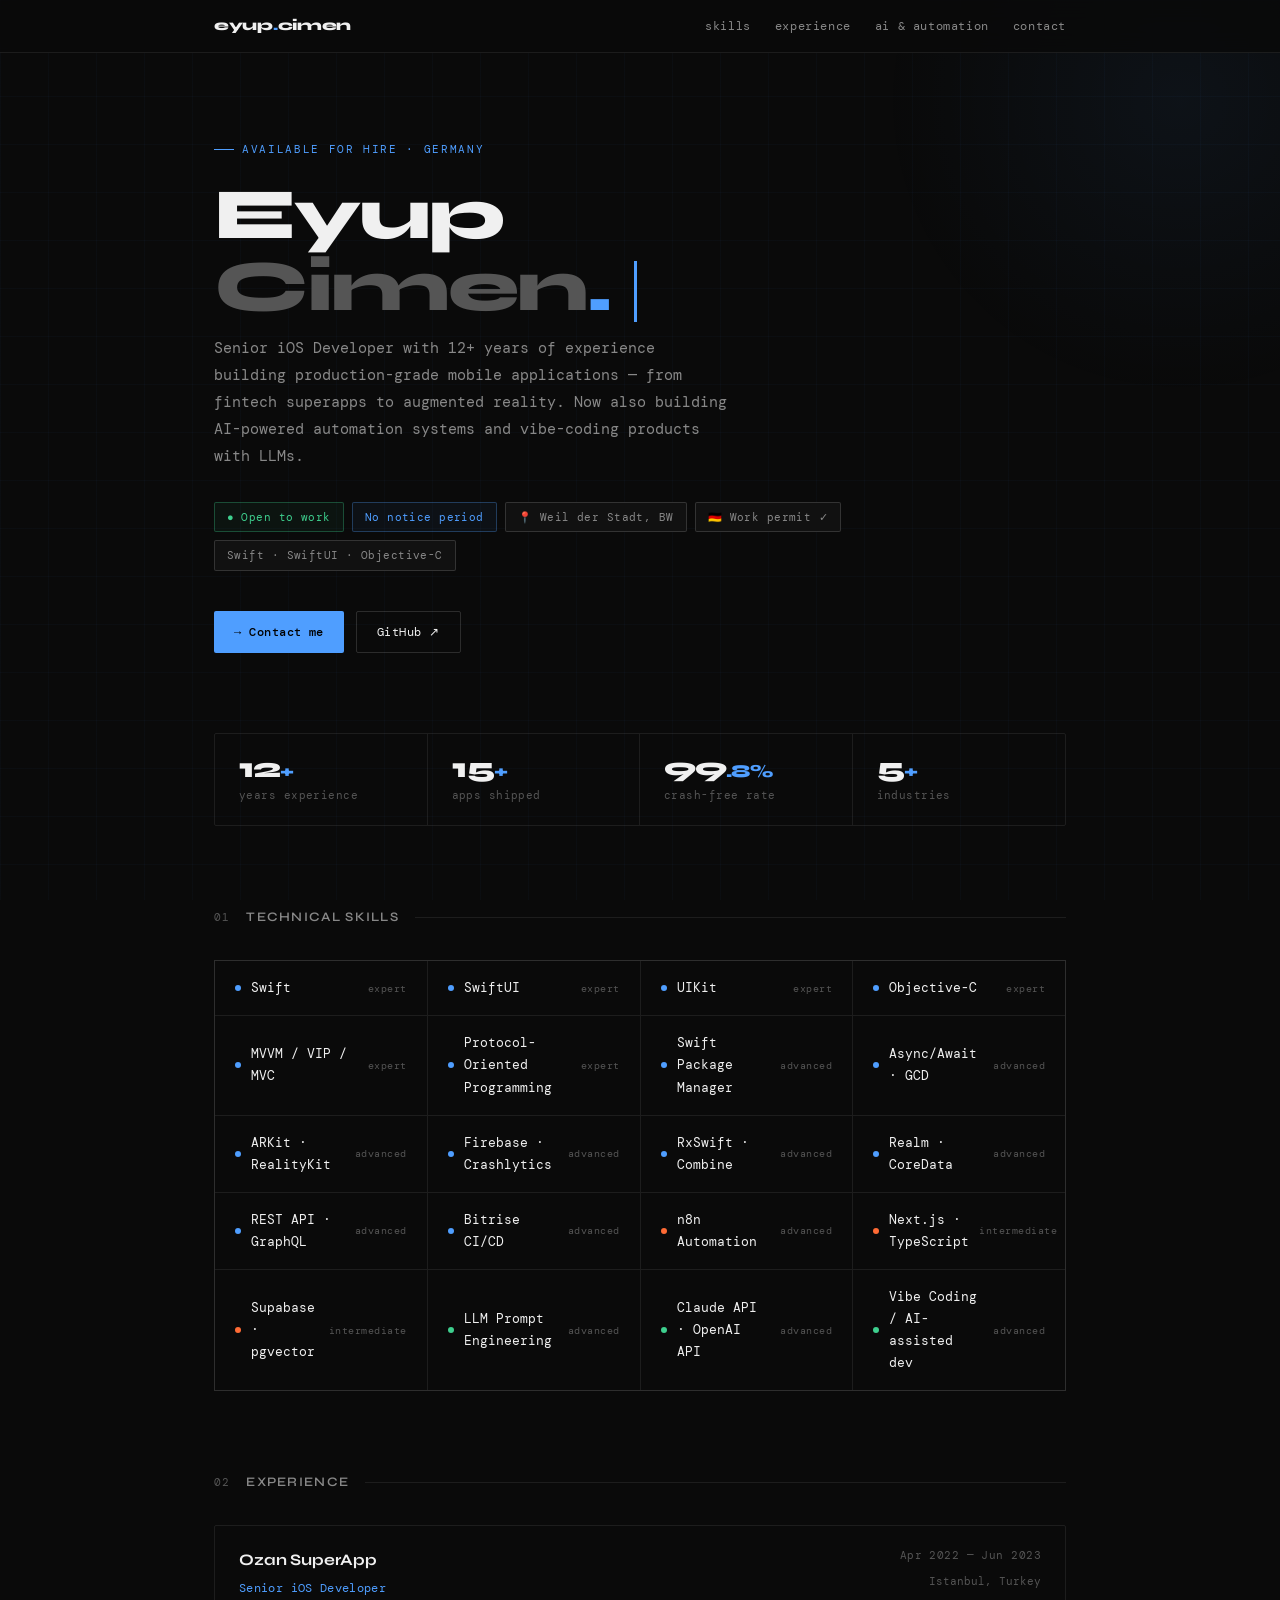
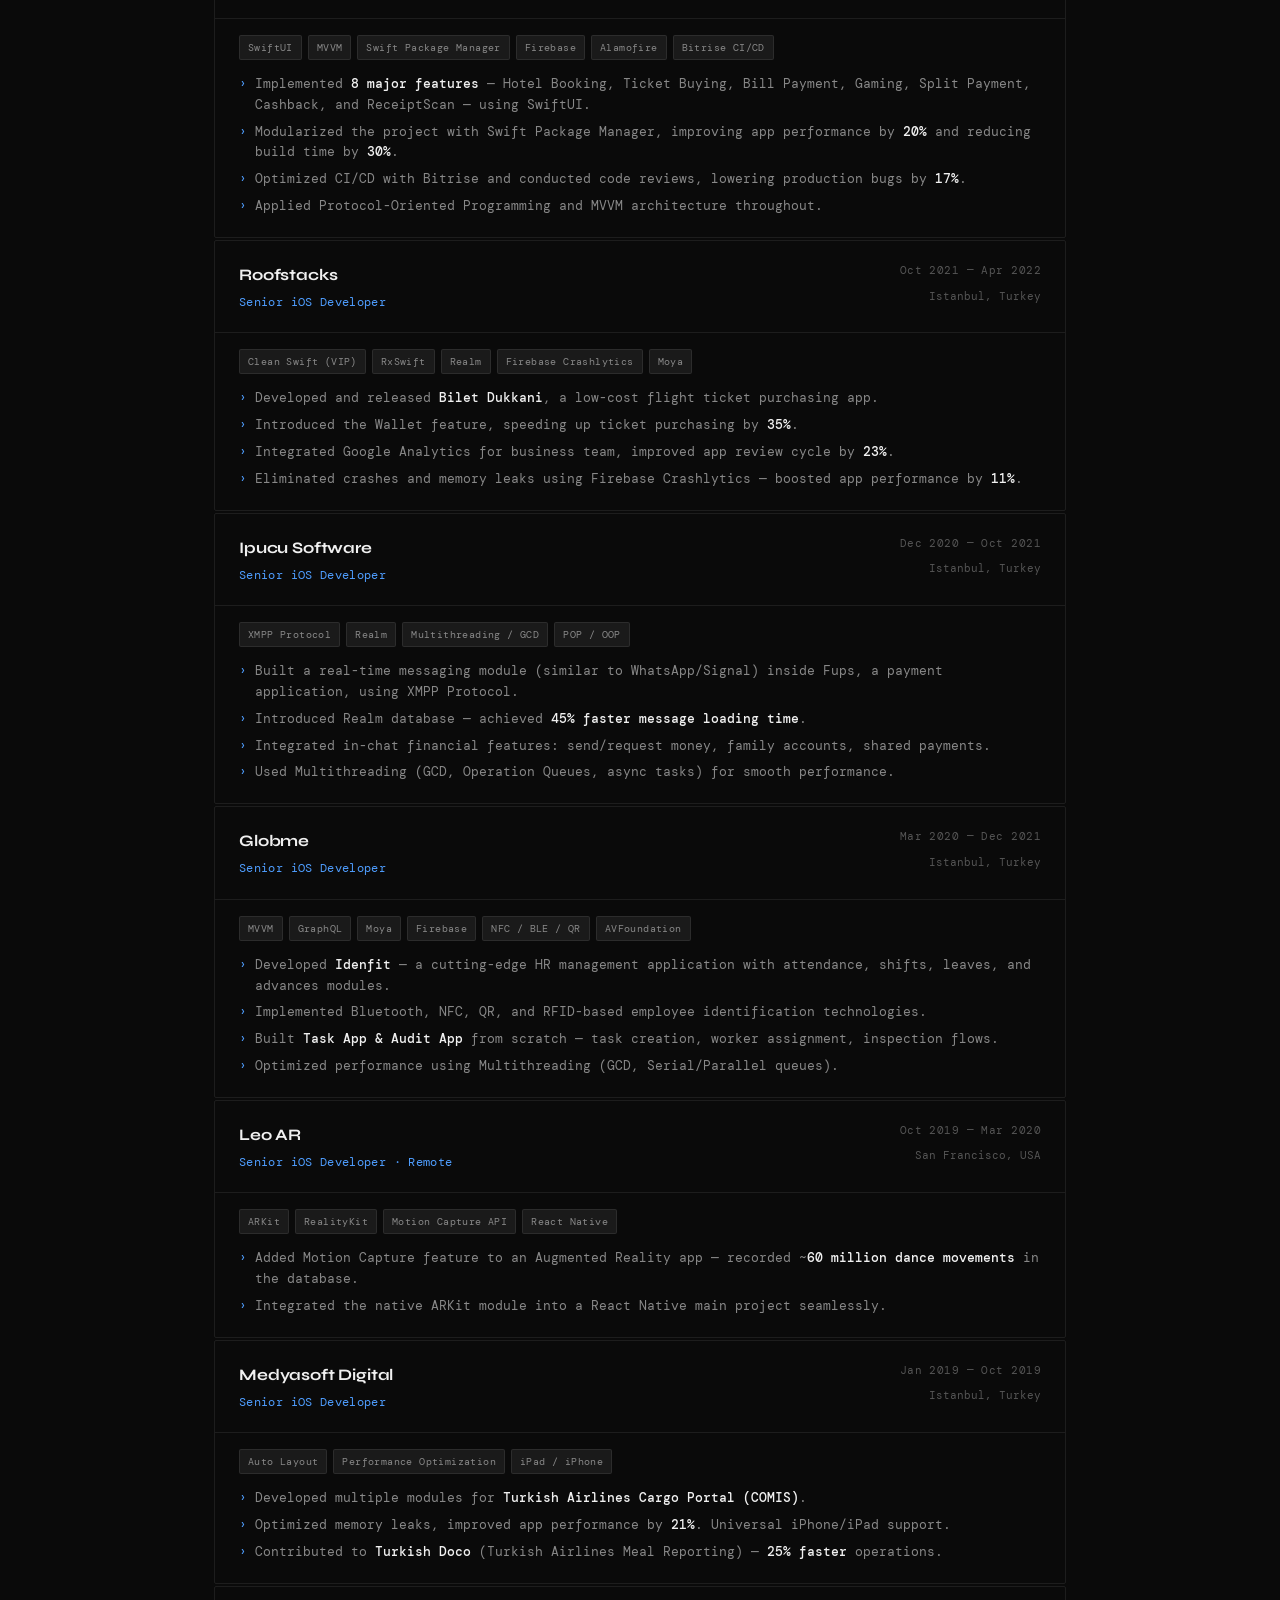
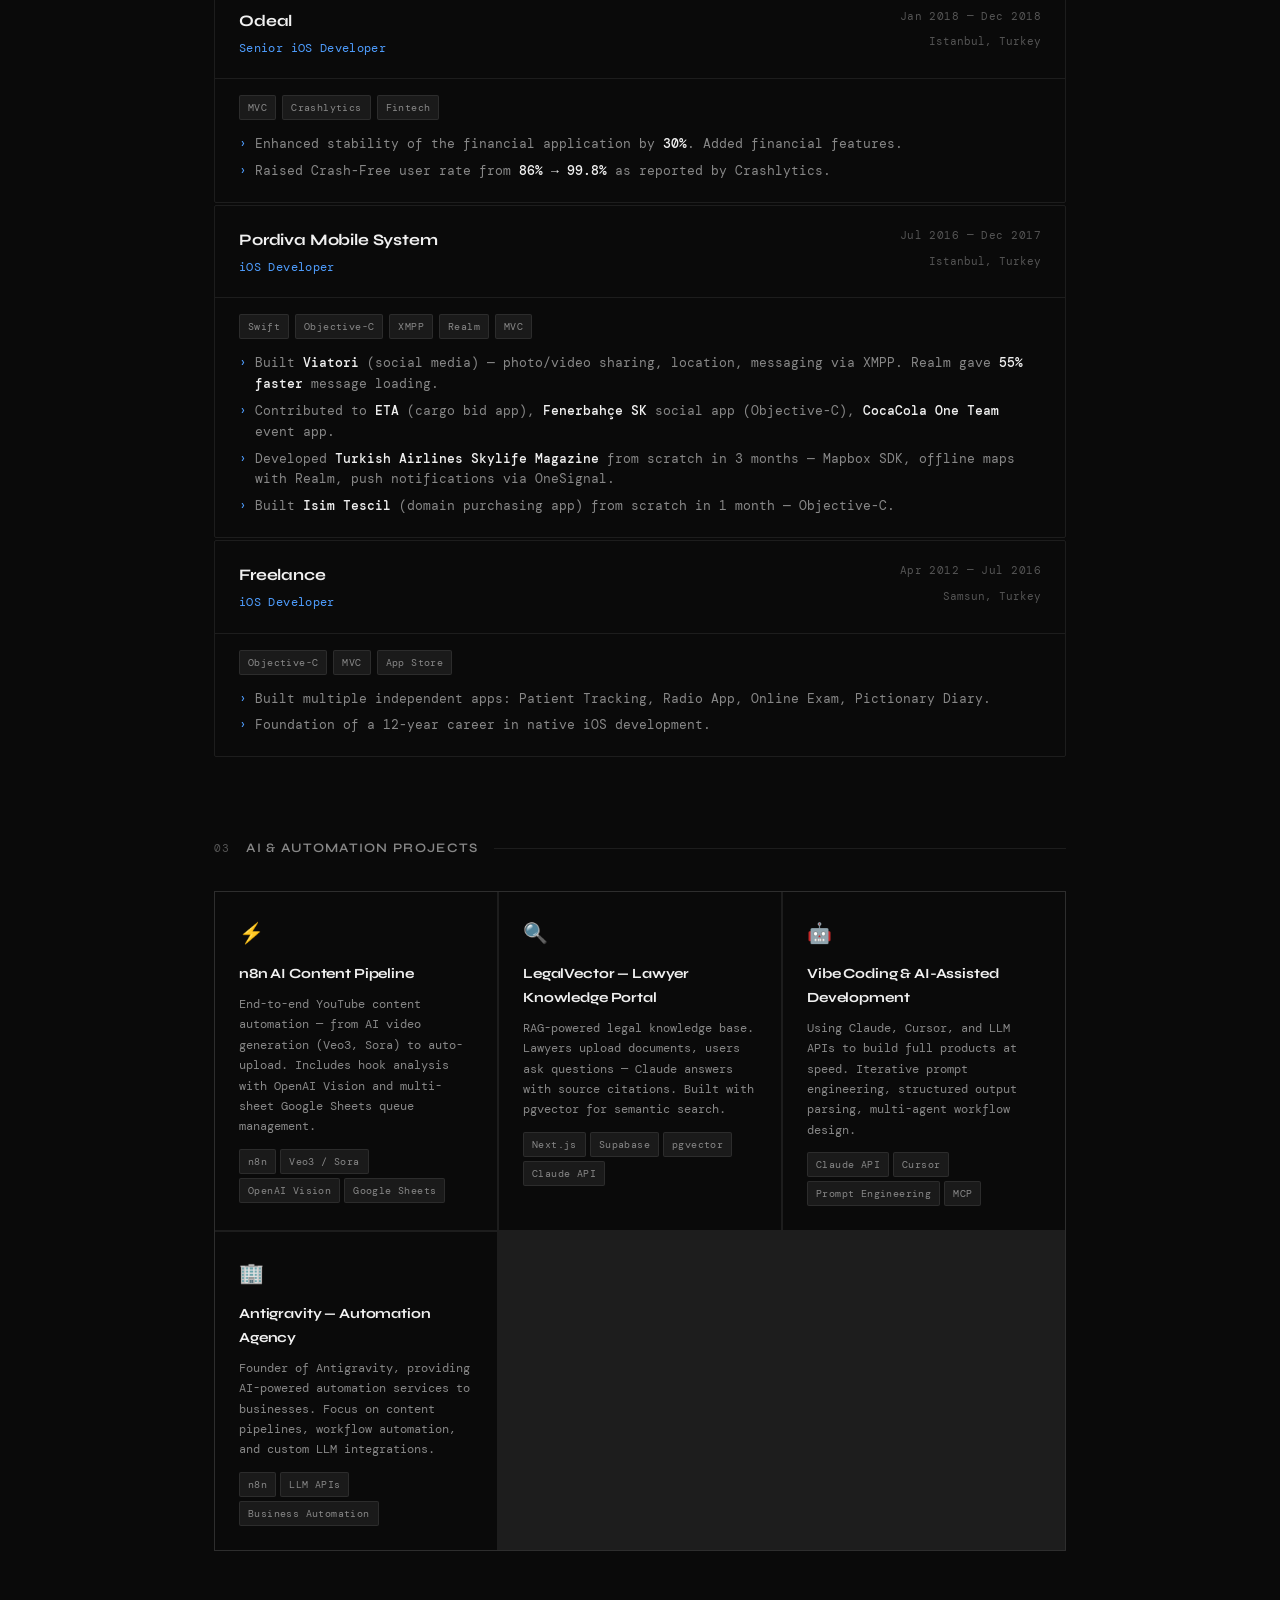
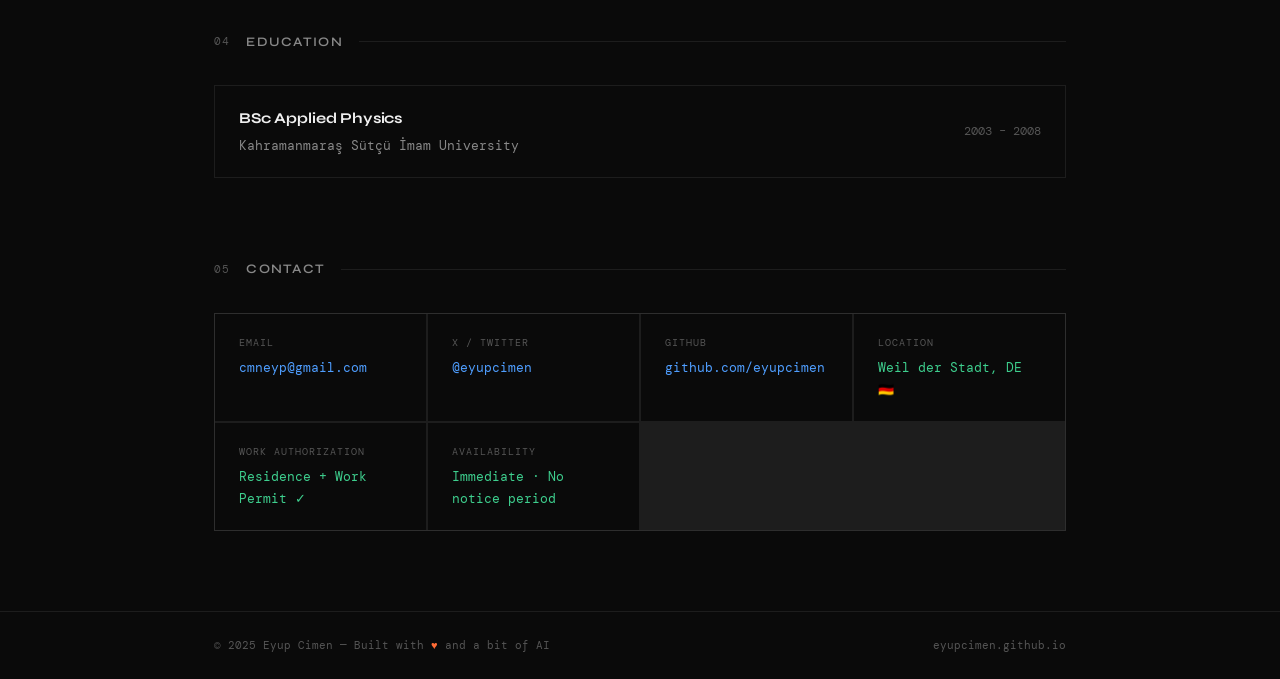
<file: classic/index.html>
<!DOCTYPE html>
<html lang="en">
<head>
<meta charset="UTF-8">
<meta name="viewport" content="width=device-width, initial-scale=1.0">
<title>Eyup Cimen — Senior iOS Developer</title>
<link rel="preconnect" href="https://fonts.googleapis.com">
<link href="https://fonts.googleapis.com/css2?family=DM+Mono:ital,wght@0,300;0,400;0,500;1,300&family=Syne:wght@400;500;600;700;800&display=swap" rel="stylesheet">
<style>
  :root {
    --bg: #0a0a0a;
    --bg2: #111111;
    --bg3: #1a1a1a;
    --border: rgba(255,255,255,0.08);
    --border2: rgba(255,255,255,0.14);
    --accent: #4f9eff;
    --accent2: #ff6b35;
    --text: #f0f0f0;
    --text2: #888;
    --text3: #555;
    --mono: 'DM Mono', monospace;
    --sans: 'Syne', sans-serif;
    --green: #3ecf8e;
  }

  * { margin: 0; padding: 0; box-sizing: border-box; }

  html { scroll-behavior: smooth; }

  body {
    background: var(--bg);
    color: var(--text);
    font-family: var(--mono);
    font-size: 14px;
    line-height: 1.7;
    overflow-x: hidden;
  }

  /* Grid background */
  body::before {
    content: '';
    position: fixed;
    inset: 0;
    background-image:
      linear-gradient(rgba(79,158,255,0.03) 1px, transparent 1px),
      linear-gradient(90deg, rgba(79,158,255,0.03) 1px, transparent 1px);
    background-size: 48px 48px;
    pointer-events: none;
    z-index: 0;
  }

  /* Glow orb */
  body::after {
    content: '';
    position: fixed;
    top: -200px;
    right: -200px;
    width: 600px;
    height: 600px;
    background: radial-gradient(circle, rgba(79,158,255,0.06) 0%, transparent 70%);
    pointer-events: none;
    z-index: 0;
  }

  .container {
    max-width: 900px;
    margin: 0 auto;
    padding: 0 24px;
    position: relative;
    z-index: 1;
  }

  /* NAV */
  nav {
    position: fixed;
    top: 0; left: 0; right: 0;
    z-index: 100;
    background: rgba(10,10,10,0.85);
    backdrop-filter: blur(12px);
    border-bottom: 1px solid var(--border);
  }

  nav .inner {
    max-width: 900px;
    margin: 0 auto;
    padding: 0 24px;
    height: 52px;
    display: flex;
    align-items: center;
    justify-content: space-between;
  }

  .nav-logo {
    font-family: var(--sans);
    font-weight: 800;
    font-size: 15px;
    color: var(--text);
    letter-spacing: -0.02em;
  }

  .nav-logo span { color: var(--accent); }

  .nav-links {
    display: flex;
    gap: 24px;
    list-style: none;
  }

  .nav-links a {
    color: var(--text2);
    text-decoration: none;
    font-size: 12px;
    letter-spacing: 0.05em;
    transition: color 0.2s;
  }

  .nav-links a:hover { color: var(--text); }

  /* HERO */
  .hero {
    padding: 140px 0 80px;
    position: relative;
  }

  .hero-label {
    font-size: 11px;
    letter-spacing: 0.15em;
    color: var(--accent);
    text-transform: uppercase;
    margin-bottom: 20px;
    display: flex;
    align-items: center;
    gap: 8px;
  }

  .hero-label::before {
    content: '';
    display: inline-block;
    width: 20px;
    height: 1px;
    background: var(--accent);
  }

  h1 {
    font-family: var(--sans);
    font-size: clamp(42px, 7vw, 72px);
    font-weight: 800;
    line-height: 1.0;
    letter-spacing: -0.03em;
    margin-bottom: 12px;
    color: var(--text);
  }

  h1 .dim { color: var(--text3); }
  h1 .acc { color: var(--accent); }

  .hero-sub {
    font-size: 15px;
    color: var(--text2);
    max-width: 520px;
    margin-bottom: 32px;
    line-height: 1.8;
  }

  .hero-badges {
    display: flex;
    flex-wrap: wrap;
    gap: 8px;
    margin-bottom: 40px;
  }

  .badge {
    padding: 5px 12px;
    border: 1px solid var(--border2);
    border-radius: 2px;
    font-size: 11px;
    letter-spacing: 0.04em;
    color: var(--text2);
    background: var(--bg2);
  }

  .badge.green { border-color: rgba(62,207,142,0.3); color: var(--green); background: rgba(62,207,142,0.05); }
  .badge.blue { border-color: rgba(79,158,255,0.3); color: var(--accent); background: rgba(79,158,255,0.05); }

  .hero-cta {
    display: flex;
    gap: 12px;
    flex-wrap: wrap;
  }

  .btn {
    padding: 10px 20px;
    font-family: var(--mono);
    font-size: 12px;
    letter-spacing: 0.04em;
    border-radius: 2px;
    cursor: pointer;
    text-decoration: none;
    transition: all 0.2s;
    display: inline-flex;
    align-items: center;
    gap: 6px;
  }

  .btn-primary {
    background: var(--accent);
    color: #000;
    border: none;
    font-weight: 500;
  }

  .btn-primary:hover { background: #74b3ff; }

  .btn-outline {
    background: transparent;
    color: var(--text);
    border: 1px solid var(--border2);
  }

  .btn-outline:hover { border-color: var(--text2); }

  /* STATS BAR */
  .stats-bar {
    display: grid;
    grid-template-columns: repeat(4, 1fr);
    border: 1px solid var(--border);
    border-radius: 2px;
    margin-bottom: 80px;
    overflow: hidden;
  }

  .stat {
    padding: 20px 24px;
    border-right: 1px solid var(--border);
    position: relative;
  }

  .stat:last-child { border-right: none; }

  .stat-num {
    font-family: var(--sans);
    font-size: 28px;
    font-weight: 800;
    color: var(--text);
    letter-spacing: -0.03em;
    line-height: 1;
    margin-bottom: 4px;
  }

  .stat-num span { color: var(--accent); font-size: 18px; }
  .stat-label { font-size: 11px; color: var(--text3); letter-spacing: 0.04em; }

  /* SECTION HEADERS */
  .section { margin-bottom: 80px; }

  .section-header {
    display: flex;
    align-items: center;
    gap: 16px;
    margin-bottom: 32px;
  }

  .section-num {
    font-size: 11px;
    color: var(--text3);
    letter-spacing: 0.1em;
  }

  h2 {
    font-family: var(--sans);
    font-size: 13px;
    font-weight: 600;
    letter-spacing: 0.1em;
    text-transform: uppercase;
    color: var(--text2);
  }

  .section-line {
    flex: 1;
    height: 1px;
    background: var(--border);
  }

  /* SKILLS */
  .skills-grid {
    display: grid;
    grid-template-columns: repeat(auto-fill, minmax(200px, 1fr));
    gap: 1px;
    background: var(--border);
    border: 1px solid var(--border);
  }

  .skill-item {
    background: var(--bg);
    padding: 16px 20px;
    display: flex;
    align-items: center;
    gap: 10px;
    transition: background 0.2s;
  }

  .skill-item:hover { background: var(--bg2); }

  .skill-dot {
    width: 6px;
    height: 6px;
    border-radius: 50%;
    background: var(--accent);
    flex-shrink: 0;
  }

  .skill-dot.orange { background: var(--accent2); }
  .skill-dot.green { background: var(--green); }

  .skill-name {
    font-size: 13px;
    color: var(--text);
  }

  .skill-level {
    font-size: 10px;
    color: var(--text3);
    margin-left: auto;
    letter-spacing: 0.05em;
  }

  /* EXPERIENCE */
  .exp-list { display: flex; flex-direction: column; gap: 2px; }

  .exp-item {
    border: 1px solid var(--border);
    border-radius: 2px;
    overflow: hidden;
    transition: border-color 0.2s;
  }

  .exp-item:hover { border-color: var(--border2); }

  .exp-header {
    padding: 20px 24px;
    display: grid;
    grid-template-columns: 1fr auto;
    gap: 12px;
    cursor: pointer;
    align-items: start;
  }

  .exp-company {
    font-family: var(--sans);
    font-size: 16px;
    font-weight: 700;
    color: var(--text);
    letter-spacing: -0.01em;
    margin-bottom: 4px;
  }

  .exp-role {
    font-size: 12px;
    color: var(--accent);
    letter-spacing: 0.03em;
  }

  .exp-meta {
    text-align: right;
  }

  .exp-date {
    font-size: 11px;
    color: var(--text3);
    letter-spacing: 0.04em;
    display: block;
    margin-bottom: 4px;
  }

  .exp-location {
    font-size: 11px;
    color: var(--text3);
  }

  .exp-body {
    padding: 0 24px 20px;
    border-top: 1px solid var(--border);
  }

  .exp-tags {
    display: flex;
    flex-wrap: wrap;
    gap: 6px;
    margin-bottom: 14px;
    padding-top: 16px;
  }

  .tag {
    padding: 3px 8px;
    background: var(--bg3);
    border: 1px solid var(--border);
    border-radius: 2px;
    font-size: 10px;
    color: var(--text2);
    letter-spacing: 0.04em;
  }

  .exp-bullets {
    list-style: none;
    display: flex;
    flex-direction: column;
    gap: 6px;
  }

  .exp-bullets li {
    font-size: 13px;
    color: var(--text2);
    padding-left: 16px;
    position: relative;
    line-height: 1.6;
  }

  .exp-bullets li::before {
    content: '›';
    position: absolute;
    left: 0;
    color: var(--accent);
  }

  .exp-bullets li strong {
    color: var(--text);
    font-weight: 500;
  }

  /* AI / VIBE section */
  .ai-grid {
    display: grid;
    grid-template-columns: repeat(auto-fill, minmax(260px, 1fr));
    gap: 2px;
    background: var(--border);
    border: 1px solid var(--border);
  }

  .ai-card {
    background: var(--bg);
    padding: 24px;
    transition: background 0.2s;
    position: relative;
    overflow: hidden;
  }

  .ai-card:hover { background: var(--bg2); }

  .ai-card::before {
    content: '';
    position: absolute;
    top: 0; left: 0;
    width: 2px;
    height: 100%;
    background: var(--accent);
    opacity: 0;
    transition: opacity 0.2s;
  }

  .ai-card:hover::before { opacity: 1; }

  .ai-card-icon {
    font-size: 20px;
    margin-bottom: 12px;
  }

  .ai-card-title {
    font-family: var(--sans);
    font-size: 14px;
    font-weight: 700;
    color: var(--text);
    margin-bottom: 8px;
    letter-spacing: -0.01em;
  }

  .ai-card-desc {
    font-size: 12px;
    color: var(--text2);
    line-height: 1.7;
  }

  .ai-card-stack {
    display: flex;
    flex-wrap: wrap;
    gap: 4px;
    margin-top: 12px;
  }

  /* EDUCATION */
  .edu-block {
    padding: 20px 24px;
    border: 1px solid var(--border);
    display: grid;
    grid-template-columns: 1fr auto;
    gap: 12px;
    align-items: center;
  }

  .edu-degree {
    font-family: var(--sans);
    font-size: 15px;
    font-weight: 700;
    color: var(--text);
    margin-bottom: 4px;
    letter-spacing: -0.01em;
  }

  .edu-school { font-size: 13px; color: var(--text2); }
  .edu-year { font-size: 12px; color: var(--text3); text-align: right; }

  /* CONTACT */
  .contact-grid {
    display: grid;
    grid-template-columns: repeat(auto-fill, minmax(200px, 1fr));
    gap: 2px;
    background: var(--border);
    border: 1px solid var(--border);
  }

  .contact-item {
    background: var(--bg);
    padding: 20px 24px;
    display: flex;
    flex-direction: column;
    gap: 6px;
    transition: background 0.2s;
    text-decoration: none;
  }

  .contact-item:hover { background: var(--bg2); }

  .contact-label {
    font-size: 10px;
    color: var(--text3);
    letter-spacing: 0.1em;
    text-transform: uppercase;
  }

  .contact-value {
    font-size: 13px;
    color: var(--accent);
  }

  /* FOOTER */
  footer {
    border-top: 1px solid var(--border);
    padding: 24px 0;
    margin-top: 40px;
  }

  footer .inner {
    max-width: 900px;
    margin: 0 auto;
    padding: 0 24px;
    display: flex;
    justify-content: space-between;
    align-items: center;
  }

  .footer-text {
    font-size: 11px;
    color: var(--text3);
  }

  .footer-text span { color: var(--accent2); }

  /* CURSOR BLINK */
  .blink {
    display: inline-block;
    width: 3px;
    height: 0.85em;
    background: var(--accent);
    margin-left: 4px;
    vertical-align: middle;
    animation: blink 1s step-end infinite;
  }

  @keyframes blink { 50% { opacity: 0; } }

  /* ANIMATIONS */
  .fade-in {
    opacity: 0;
    transform: translateY(20px);
    animation: fadeIn 0.6s ease forwards;
  }

  @keyframes fadeIn {
    to { opacity: 1; transform: translateY(0); }
  }

  .fade-in:nth-child(1) { animation-delay: 0.1s; }
  .fade-in:nth-child(2) { animation-delay: 0.2s; }
  .fade-in:nth-child(3) { animation-delay: 0.3s; }
  .fade-in:nth-child(4) { animation-delay: 0.4s; }
  .fade-in:nth-child(5) { animation-delay: 0.5s; }

  /* RESPONSIVE */
  @media (max-width: 640px) {
    .stats-bar { grid-template-columns: repeat(2, 1fr); }
    .nav-links { display: none; }
    h1 { font-size: 38px; }
  }
</style>
</head>
<body>

<nav>
  <div class="inner">
    <div class="nav-logo">eyup<span>.</span>cimen</div>
    <ul class="nav-links">
      <li><a href="#skills">skills</a></li>
      <li><a href="#experience">experience</a></li>
      <li><a href="#ai-projects">ai & automation</a></li>
      <li><a href="#contact">contact</a></li>
    </ul>
  </div>
</nav>

<div class="container">

  <!-- HERO -->
  <section class="hero">
    <div class="hero-label fade-in">available for hire · Germany</div>
    <h1 class="fade-in">
      Eyup<br>
      <span class="dim">Cimen</span><span class="acc">.</span>
      <span class="blink"></span>
    </h1>
    <p class="hero-sub fade-in">
      Senior iOS Developer with 12+ years of experience building production-grade mobile applications — from fintech superapps to augmented reality. Now also building AI-powered automation systems and vibe-coding products with LLMs.
    </p>
    <div class="hero-badges fade-in">
      <span class="badge green">● Open to work</span>
      <span class="badge blue">No notice period</span>
      <span class="badge">📍 Weil der Stadt, BW</span>
      <span class="badge">🇩🇪 Work permit ✓</span>
      <span class="badge">Swift · SwiftUI · Objective-C</span>
    </div>
    <div class="hero-cta fade-in">
      <a href="mailto:cmneyp@gmail.com" class="btn btn-primary">→ Contact me</a>
      <a href="https://github.com/eyupcimen" target="_blank" class="btn btn-outline">GitHub ↗</a>
    </div>
  </section>

  <!-- STATS -->
  <div class="stats-bar">
    <div class="stat">
      <div class="stat-num">12<span>+</span></div>
      <div class="stat-label">years experience</div>
    </div>
    <div class="stat">
      <div class="stat-num">15<span>+</span></div>
      <div class="stat-label">apps shipped</div>
    </div>
    <div class="stat">
      <div class="stat-num">99<span>.8%</span></div>
      <div class="stat-label">crash-free rate</div>
    </div>
    <div class="stat">
      <div class="stat-num">5<span>+</span></div>
      <div class="stat-label">industries</div>
    </div>
  </div>

  <!-- SKILLS -->
  <section class="section" id="skills">
    <div class="section-header">
      <span class="section-num">01</span>
      <h2>Technical Skills</h2>
      <div class="section-line"></div>
    </div>
    <div class="skills-grid">
      <div class="skill-item">
        <div class="skill-dot"></div>
        <span class="skill-name">Swift</span>
        <span class="skill-level">expert</span>
      </div>
      <div class="skill-item">
        <div class="skill-dot"></div>
        <span class="skill-name">SwiftUI</span>
        <span class="skill-level">expert</span>
      </div>
      <div class="skill-item">
        <div class="skill-dot"></div>
        <span class="skill-name">UIKit</span>
        <span class="skill-level">expert</span>
      </div>
      <div class="skill-item">
        <div class="skill-dot"></div>
        <span class="skill-name">Objective-C</span>
        <span class="skill-level">expert</span>
      </div>
      <div class="skill-item">
        <div class="skill-dot"></div>
        <span class="skill-name">MVVM / VIP / MVC</span>
        <span class="skill-level">expert</span>
      </div>
      <div class="skill-item">
        <div class="skill-dot"></div>
        <span class="skill-name">Protocol-Oriented Programming</span>
        <span class="skill-level">expert</span>
      </div>
      <div class="skill-item">
        <div class="skill-dot"></div>
        <span class="skill-name">Swift Package Manager</span>
        <span class="skill-level">advanced</span>
      </div>
      <div class="skill-item">
        <div class="skill-dot"></div>
        <span class="skill-name">Async/Await · GCD</span>
        <span class="skill-level">advanced</span>
      </div>
      <div class="skill-item">
        <div class="skill-dot"></div>
        <span class="skill-name">ARKit · RealityKit</span>
        <span class="skill-level">advanced</span>
      </div>
      <div class="skill-item">
        <div class="skill-dot"></div>
        <span class="skill-name">Firebase · Crashlytics</span>
        <span class="skill-level">advanced</span>
      </div>
      <div class="skill-item">
        <div class="skill-dot"></div>
        <span class="skill-name">RxSwift · Combine</span>
        <span class="skill-level">advanced</span>
      </div>
      <div class="skill-item">
        <div class="skill-dot"></div>
        <span class="skill-name">Realm · CoreData</span>
        <span class="skill-level">advanced</span>
      </div>
      <div class="skill-item">
        <div class="skill-dot"></div>
        <span class="skill-name">REST API · GraphQL</span>
        <span class="skill-level">advanced</span>
      </div>
      <div class="skill-item">
        <div class="skill-dot"></div>
        <span class="skill-name">Bitrise CI/CD</span>
        <span class="skill-level">advanced</span>
      </div>
      <div class="skill-item">
        <div class="skill-dot orange"></div>
        <span class="skill-name">n8n Automation</span>
        <span class="skill-level">advanced</span>
      </div>
      <div class="skill-item">
        <div class="skill-dot orange"></div>
        <span class="skill-name">Next.js · TypeScript</span>
        <span class="skill-level">intermediate</span>
      </div>
      <div class="skill-item">
        <div class="skill-dot orange"></div>
        <span class="skill-name">Supabase · pgvector</span>
        <span class="skill-level">intermediate</span>
      </div>
      <div class="skill-item">
        <div class="skill-dot green"></div>
        <span class="skill-name">LLM Prompt Engineering</span>
        <span class="skill-level">advanced</span>
      </div>
      <div class="skill-item">
        <div class="skill-dot green"></div>
        <span class="skill-name">Claude API · OpenAI API</span>
        <span class="skill-level">advanced</span>
      </div>
      <div class="skill-item">
        <div class="skill-dot green"></div>
        <span class="skill-name">Vibe Coding / AI-assisted dev</span>
        <span class="skill-level">advanced</span>
      </div>
    </div>
  </section>

  <!-- EXPERIENCE -->
  <section class="section" id="experience">
    <div class="section-header">
      <span class="section-num">02</span>
      <h2>Experience</h2>
      <div class="section-line"></div>
    </div>

    <div class="exp-list">

      <div class="exp-item">
        <div class="exp-header">
          <div>
            <div class="exp-company">Ozan SuperApp</div>
            <div class="exp-role">Senior iOS Developer</div>
          </div>
          <div class="exp-meta">
            <span class="exp-date">Apr 2022 — Jun 2023</span>
            <span class="exp-location">Istanbul, Turkey</span>
          </div>
        </div>
        <div class="exp-body">
          <div class="exp-tags">
            <span class="tag">SwiftUI</span>
            <span class="tag">MVVM</span>
            <span class="tag">Swift Package Manager</span>
            <span class="tag">Firebase</span>
            <span class="tag">Alamofire</span>
            <span class="tag">Bitrise CI/CD</span>
          </div>
          <ul class="exp-bullets">
            <li>Implemented <strong>8 major features</strong> — Hotel Booking, Ticket Buying, Bill Payment, Gaming, Split Payment, Cashback, and ReceiptScan — using SwiftUI.</li>
            <li>Modularized the project with Swift Package Manager, improving app performance by <strong>20%</strong> and reducing build time by <strong>30%</strong>.</li>
            <li>Optimized CI/CD with Bitrise and conducted code reviews, lowering production bugs by <strong>17%</strong>.</li>
            <li>Applied Protocol-Oriented Programming and MVVM architecture throughout.</li>
          </ul>
        </div>
      </div>

      <div class="exp-item">
        <div class="exp-header">
          <div>
            <div class="exp-company">Roofstacks</div>
            <div class="exp-role">Senior iOS Developer</div>
          </div>
          <div class="exp-meta">
            <span class="exp-date">Oct 2021 — Apr 2022</span>
            <span class="exp-location">Istanbul, Turkey</span>
          </div>
        </div>
        <div class="exp-body">
          <div class="exp-tags">
            <span class="tag">Clean Swift (VIP)</span>
            <span class="tag">RxSwift</span>
            <span class="tag">Realm</span>
            <span class="tag">Firebase Crashlytics</span>
            <span class="tag">Moya</span>
          </div>
          <ul class="exp-bullets">
            <li>Developed and released <strong>Bilet Dukkani</strong>, a low-cost flight ticket purchasing app.</li>
            <li>Introduced the Wallet feature, speeding up ticket purchasing by <strong>35%</strong>.</li>
            <li>Integrated Google Analytics for business team, improved app review cycle by <strong>23%</strong>.</li>
            <li>Eliminated crashes and memory leaks using Firebase Crashlytics — boosted app performance by <strong>11%</strong>.</li>
          </ul>
        </div>
      </div>

      <div class="exp-item">
        <div class="exp-header">
          <div>
            <div class="exp-company">Ipucu Software</div>
            <div class="exp-role">Senior iOS Developer</div>
          </div>
          <div class="exp-meta">
            <span class="exp-date">Dec 2020 — Oct 2021</span>
            <span class="exp-location">Istanbul, Turkey</span>
          </div>
        </div>
        <div class="exp-body">
          <div class="exp-tags">
            <span class="tag">XMPP Protocol</span>
            <span class="tag">Realm</span>
            <span class="tag">Multithreading / GCD</span>
            <span class="tag">POP / OOP</span>
          </div>
          <ul class="exp-bullets">
            <li>Built a real-time messaging module (similar to WhatsApp/Signal) inside Fups, a payment application, using XMPP Protocol.</li>
            <li>Introduced Realm database — achieved <strong>45% faster message loading time</strong>.</li>
            <li>Integrated in-chat financial features: send/request money, family accounts, shared payments.</li>
            <li>Used Multithreading (GCD, Operation Queues, async tasks) for smooth performance.</li>
          </ul>
        </div>
      </div>

      <div class="exp-item">
        <div class="exp-header">
          <div>
            <div class="exp-company">Globme</div>
            <div class="exp-role">Senior iOS Developer</div>
          </div>
          <div class="exp-meta">
            <span class="exp-date">Mar 2020 — Dec 2021</span>
            <span class="exp-location">Istanbul, Turkey</span>
          </div>
        </div>
        <div class="exp-body">
          <div class="exp-tags">
            <span class="tag">MVVM</span>
            <span class="tag">GraphQL</span>
            <span class="tag">Moya</span>
            <span class="tag">Firebase</span>
            <span class="tag">NFC / BLE / QR</span>
            <span class="tag">AVFoundation</span>
          </div>
          <ul class="exp-bullets">
            <li>Developed <strong>Idenfit</strong> — a cutting-edge HR management application with attendance, shifts, leaves, and advances modules.</li>
            <li>Implemented Bluetooth, NFC, QR, and RFID-based employee identification technologies.</li>
            <li>Built <strong>Task App & Audit App</strong> from scratch — task creation, worker assignment, inspection flows.</li>
            <li>Optimized performance using Multithreading (GCD, Serial/Parallel queues).</li>
          </ul>
        </div>
      </div>

      <div class="exp-item">
        <div class="exp-header">
          <div>
            <div class="exp-company">Leo AR</div>
            <div class="exp-role">Senior iOS Developer · Remote</div>
          </div>
          <div class="exp-meta">
            <span class="exp-date">Oct 2019 — Mar 2020</span>
            <span class="exp-location">San Francisco, USA</span>
          </div>
        </div>
        <div class="exp-body">
          <div class="exp-tags">
            <span class="tag">ARKit</span>
            <span class="tag">RealityKit</span>
            <span class="tag">Motion Capture API</span>
            <span class="tag">React Native</span>
          </div>
          <ul class="exp-bullets">
            <li>Added Motion Capture feature to an Augmented Reality app — recorded ~<strong>60 million dance movements</strong> in the database.</li>
            <li>Integrated the native ARKit module into a React Native main project seamlessly.</li>
          </ul>
        </div>
      </div>

      <div class="exp-item">
        <div class="exp-header">
          <div>
            <div class="exp-company">Medyasoft Digital</div>
            <div class="exp-role">Senior iOS Developer</div>
          </div>
          <div class="exp-meta">
            <span class="exp-date">Jan 2019 — Oct 2019</span>
            <span class="exp-location">Istanbul, Turkey</span>
          </div>
        </div>
        <div class="exp-body">
          <div class="exp-tags">
            <span class="tag">Auto Layout</span>
            <span class="tag">Performance Optimization</span>
            <span class="tag">iPad / iPhone</span>
          </div>
          <ul class="exp-bullets">
            <li>Developed multiple modules for <strong>Turkish Airlines Cargo Portal (COMIS)</strong>.</li>
            <li>Optimized memory leaks, improved app performance by <strong>21%</strong>. Universal iPhone/iPad support.</li>
            <li>Contributed to <strong>Turkish Doco</strong> (Turkish Airlines Meal Reporting) — <strong>25% faster</strong> operations.</li>
          </ul>
        </div>
      </div>

      <div class="exp-item">
        <div class="exp-header">
          <div>
            <div class="exp-company">Odeal</div>
            <div class="exp-role">Senior iOS Developer</div>
          </div>
          <div class="exp-meta">
            <span class="exp-date">Jan 2018 — Dec 2018</span>
            <span class="exp-location">Istanbul, Turkey</span>
          </div>
        </div>
        <div class="exp-body">
          <div class="exp-tags">
            <span class="tag">MVC</span>
            <span class="tag">Crashlytics</span>
            <span class="tag">Fintech</span>
          </div>
          <ul class="exp-bullets">
            <li>Enhanced stability of the financial application by <strong>30%</strong>. Added financial features.</li>
            <li>Raised Crash-Free user rate from <strong>86% → 99.8%</strong> as reported by Crashlytics.</li>
          </ul>
        </div>
      </div>

      <div class="exp-item">
        <div class="exp-header">
          <div>
            <div class="exp-company">Pordiva Mobile System</div>
            <div class="exp-role">iOS Developer</div>
          </div>
          <div class="exp-meta">
            <span class="exp-date">Jul 2016 — Dec 2017</span>
            <span class="exp-location">Istanbul, Turkey</span>
          </div>
        </div>
        <div class="exp-body">
          <div class="exp-tags">
            <span class="tag">Swift</span>
            <span class="tag">Objective-C</span>
            <span class="tag">XMPP</span>
            <span class="tag">Realm</span>
            <span class="tag">MVC</span>
          </div>
          <ul class="exp-bullets">
            <li>Built <strong>Viatori</strong> (social media) — photo/video sharing, location, messaging via XMPP. Realm gave <strong>55% faster</strong> message loading.</li>
            <li>Contributed to <strong>ETA</strong> (cargo bid app), <strong>Fenerbahçe SK</strong> social app (Objective-C), <strong>CocaCola One Team</strong> event app.</li>
            <li>Developed <strong>Turkish Airlines Skylife Magazine</strong> from scratch in 3 months — Mapbox SDK, offline maps with Realm, push notifications via OneSignal.</li>
            <li>Built <strong>Isim Tescil</strong> (domain purchasing app) from scratch in 1 month — Objective-C.</li>
          </ul>
        </div>
      </div>

      <div class="exp-item">
        <div class="exp-header">
          <div>
            <div class="exp-company">Freelance</div>
            <div class="exp-role">iOS Developer</div>
          </div>
          <div class="exp-meta">
            <span class="exp-date">Apr 2012 — Jul 2016</span>
            <span class="exp-location">Samsun, Turkey</span>
          </div>
        </div>
        <div class="exp-body">
          <div class="exp-tags">
            <span class="tag">Objective-C</span>
            <span class="tag">MVC</span>
            <span class="tag">App Store</span>
          </div>
          <ul class="exp-bullets">
            <li>Built multiple independent apps: Patient Tracking, Radio App, Online Exam, Pictionary Diary.</li>
            <li>Foundation of a 12-year career in native iOS development.</li>
          </ul>
        </div>
      </div>

    </div>
  </section>

  <!-- AI & VIBE CODING -->
  <section class="section" id="ai-projects">
    <div class="section-header">
      <span class="section-num">03</span>
      <h2>AI & Automation Projects</h2>
      <div class="section-line"></div>
    </div>

    <div class="ai-grid">

      <div class="ai-card">
        <div class="ai-card-icon">⚡</div>
        <div class="ai-card-title">n8n AI Content Pipeline</div>
        <div class="ai-card-desc">
          End-to-end YouTube content automation — from AI video generation (Veo3, Sora) to auto-upload. Includes hook analysis with OpenAI Vision and multi-sheet Google Sheets queue management.
        </div>
        <div class="ai-card-stack">
          <span class="tag">n8n</span>
          <span class="tag">Veo3 / Sora</span>
          <span class="tag">OpenAI Vision</span>
          <span class="tag">Google Sheets</span>
        </div>
      </div>

      <div class="ai-card">
        <div class="ai-card-icon">🔍</div>
        <div class="ai-card-title">LegalVector — Lawyer Knowledge Portal</div>
        <div class="ai-card-desc">
          RAG-powered legal knowledge base. Lawyers upload documents, users ask questions — Claude answers with source citations. Built with pgvector for semantic search.
        </div>
        <div class="ai-card-stack">
          <span class="tag">Next.js</span>
          <span class="tag">Supabase</span>
          <span class="tag">pgvector</span>
          <span class="tag">Claude API</span>
        </div>
      </div>

      <div class="ai-card">
        <div class="ai-card-icon">🤖</div>
        <div class="ai-card-title">Vibe Coding & AI-Assisted Development</div>
        <div class="ai-card-desc">
          Using Claude, Cursor, and LLM APIs to build full products at speed. Iterative prompt engineering, structured output parsing, multi-agent workflow design.
        </div>
        <div class="ai-card-stack">
          <span class="tag">Claude API</span>
          <span class="tag">Cursor</span>
          <span class="tag">Prompt Engineering</span>
          <span class="tag">MCP</span>
        </div>
      </div>

      <div class="ai-card">
        <div class="ai-card-icon">🏢</div>
        <div class="ai-card-title">Antigravity — Automation Agency</div>
        <div class="ai-card-desc">
          Founder of Antigravity, providing AI-powered automation services to businesses. Focus on content pipelines, workflow automation, and custom LLM integrations.
        </div>
        <div class="ai-card-stack">
          <span class="tag">n8n</span>
          <span class="tag">LLM APIs</span>
          <span class="tag">Business Automation</span>
        </div>
      </div>

    </div>
  </section>

  <!-- EDUCATION -->
  <section class="section" id="education">
    <div class="section-header">
      <span class="section-num">04</span>
      <h2>Education</h2>
      <div class="section-line"></div>
    </div>
    <div class="edu-block">
      <div>
        <div class="edu-degree">BSc Applied Physics</div>
        <div class="edu-school">Kahramanmaraş Sütçü İmam University</div>
      </div>
      <div class="edu-year">2003 – 2008</div>
    </div>
  </section>

  <!-- CONTACT -->
  <section class="section" id="contact">
    <div class="section-header">
      <span class="section-num">05</span>
      <h2>Contact</h2>
      <div class="section-line"></div>
    </div>
    <div class="contact-grid">
      <a href="mailto:cmneyp@gmail.com" class="contact-item">
        <span class="contact-label">Email</span>
        <span class="contact-value">cmneyp@gmail.com</span>
      </a>
      <a href="https://x.com/eyupcimen" target="_blank" class="contact-item">
        <span class="contact-label">X / Twitter</span>
        <span class="contact-value">@eyupcimen</span>
      </a>
      <a href="https://github.com/eyupcimen" target="_blank" class="contact-item">
        <span class="contact-label">GitHub</span>
        <span class="contact-value">github.com/eyupcimen</span>
      </a>
      <div class="contact-item">
        <span class="contact-label">Location</span>
        <span class="contact-value" style="color: var(--green);">Weil der Stadt, DE 🇩🇪</span>
      </div>
      <div class="contact-item">
        <span class="contact-label">Work Authorization</span>
        <span class="contact-value" style="color: var(--green);">Residence + Work Permit ✓</span>
      </div>
      <div class="contact-item">
        <span class="contact-label">Availability</span>
        <span class="contact-value" style="color: var(--green);">Immediate · No notice period</span>
      </div>
    </div>
  </section>

</div>

<footer>
  <div class="inner">
    <span class="footer-text">© 2025 Eyup Cimen — Built with <span>♥</span> and a bit of AI</span>
    <span class="footer-text">eyupcimen.github.io</span>
  </div>
</footer>

</body>
</html>
</file>
